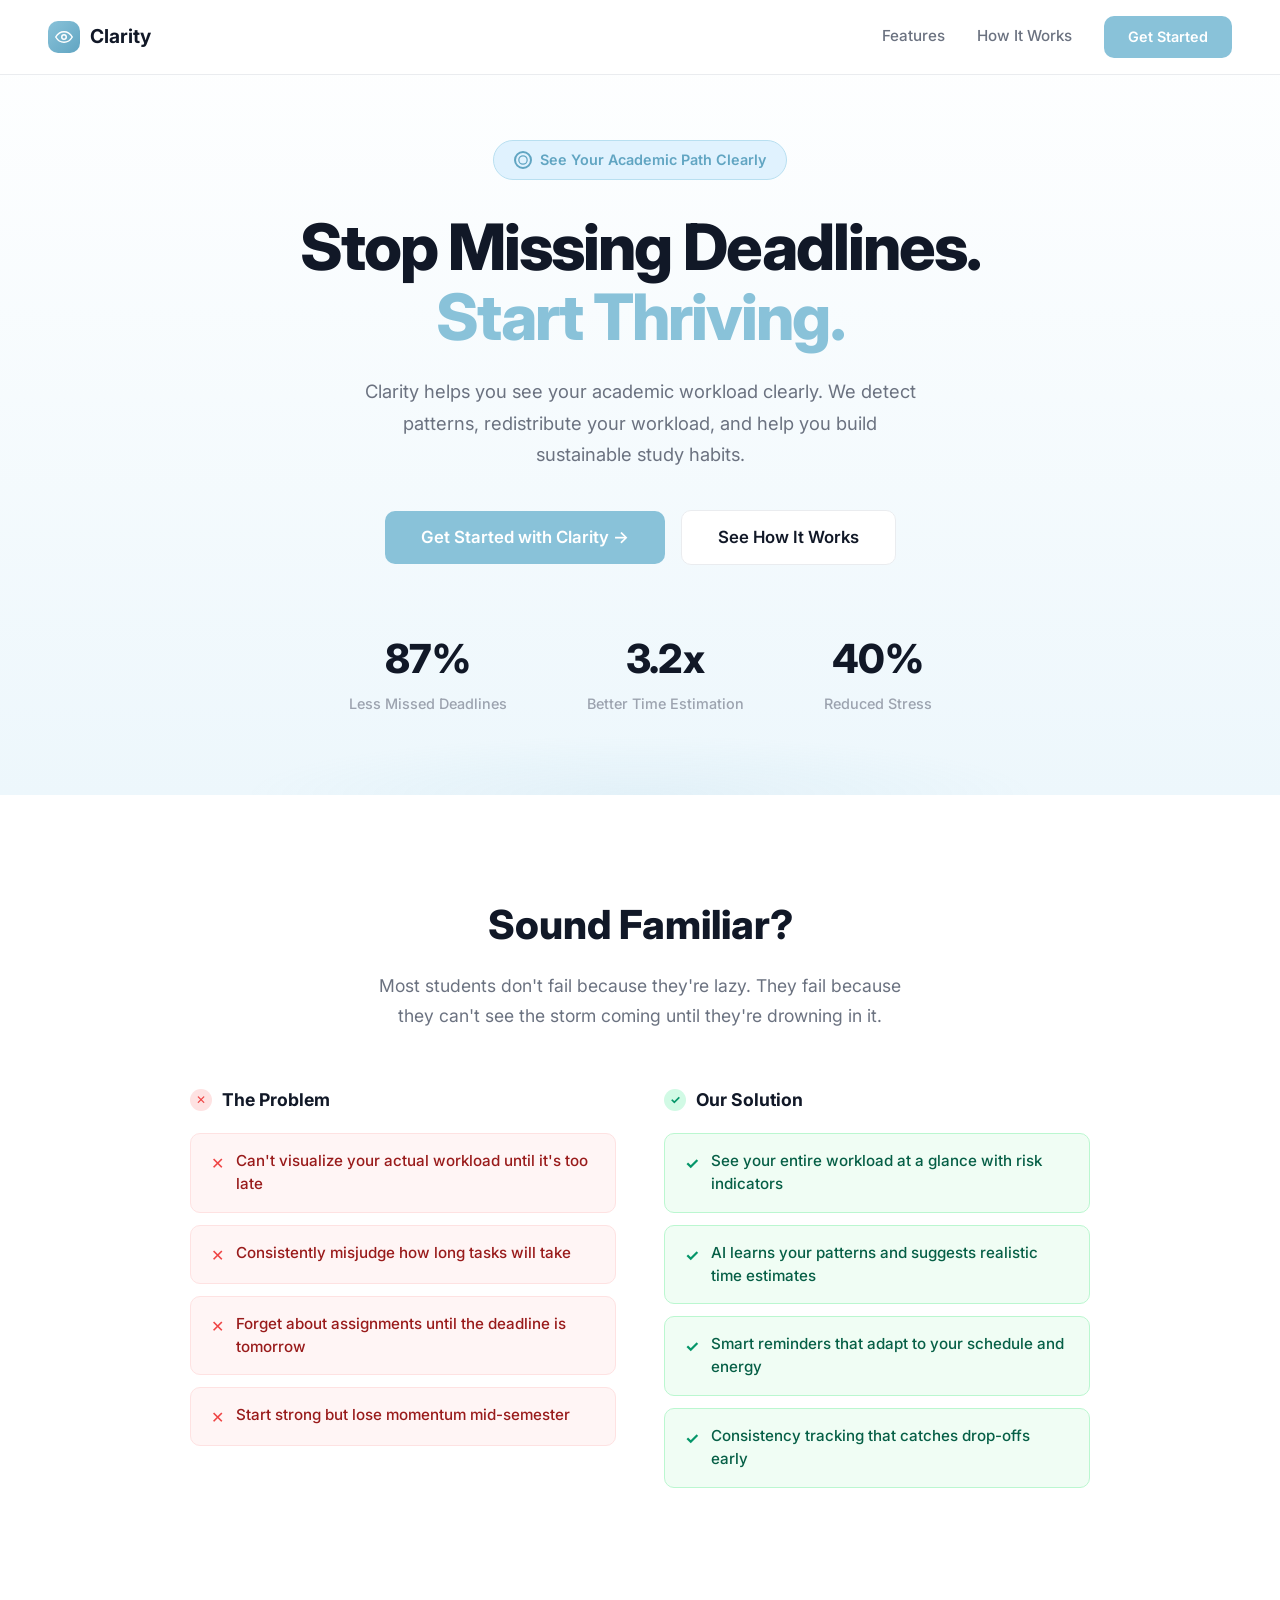
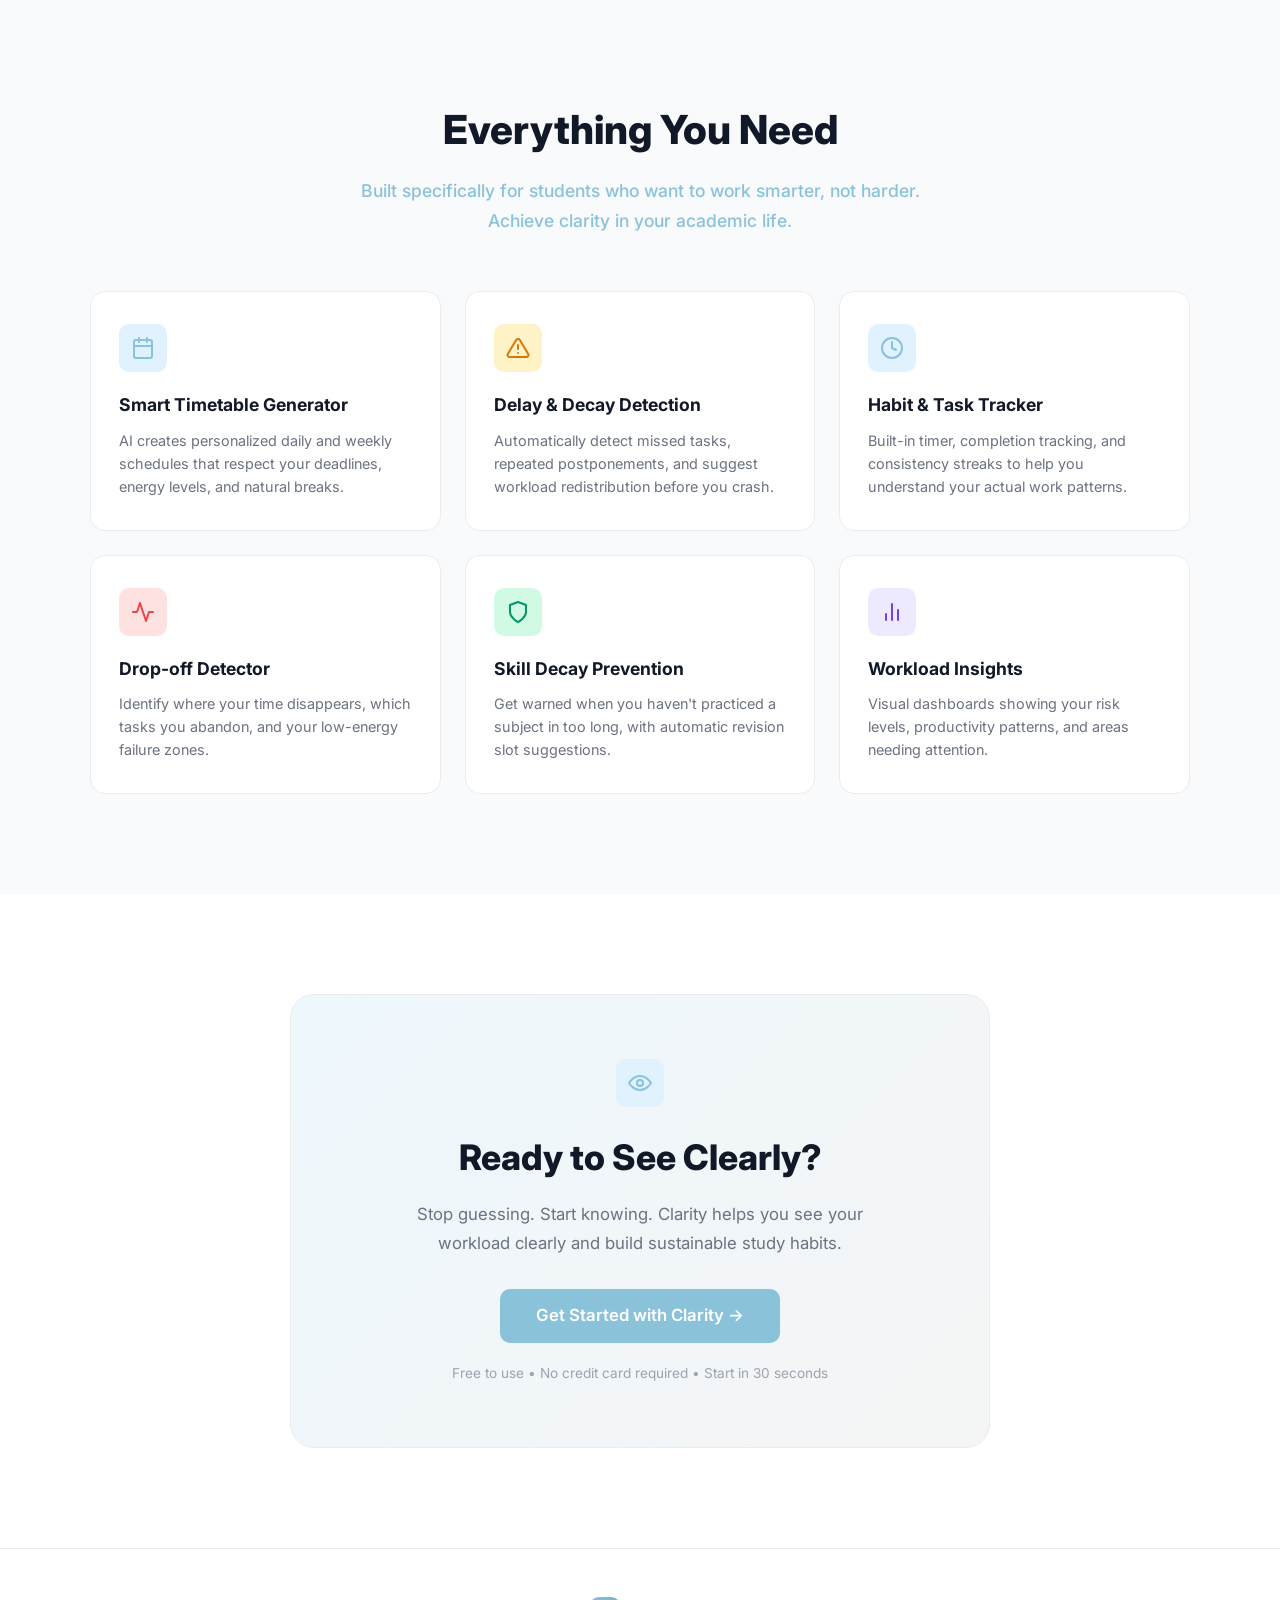
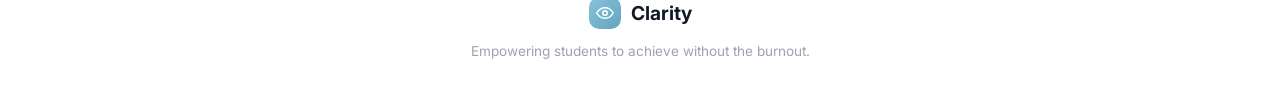
<file: templates/index.html>
<!DOCTYPE html>
<html lang="en">
<head>
    <meta charset="UTF-8">
    <meta name="viewport" content="width=device-width, initial-scale=1.0">
    <title>Clarity | See Your Academic Path Clearly</title>
    <meta name="description" content="Clarity helps you see your academic workload clearly. Detect patterns, redistribute your workload, and build sustainable study habits.">
    <link href="https://fonts.googleapis.com/css2?family=Inter:wght@400;500;600;700;800;900&display=swap" rel="stylesheet">
    <link rel="stylesheet" href="/static/style.css">
    <style>
        /* ─── PAGE RESET ─── */
        body {
            background-color: var(--bg-color);
            overflow-x: hidden;
        }

        /* ─── NAVBAR ─── */
        .cl-navbar {
            position: fixed;
            top: 0;
            left: 0;
            width: 100%;
            z-index: 1000;
            display: flex;
            justify-content: space-between;
            align-items: center;
            padding: 16px 48px;
            background: rgba(255,255,255,0.92);
            backdrop-filter: blur(12px);
            -webkit-backdrop-filter: blur(12px);
            border-bottom: 1px solid var(--border-color);
        }
        .cl-logo {
            display: flex;
            align-items: center;
            gap: 10px;
            font-weight: 700;
            font-size: 1.2rem;
            color: var(--text-main);
        }
        .cl-logo-icon {
            width: 32px;
            height: 32px;
            border-radius: 10px;
            background: linear-gradient(135deg, var(--primary-color), var(--primary-hover));
            display: flex;
            align-items: center;
            justify-content: center;
        }
        .cl-logo-icon svg {
            width: 18px;
            height: 18px;
            stroke: white;
            fill: none;
            stroke-width: 2;
        }
        .cl-nav-links {
            display: flex;
            align-items: center;
            gap: 32px;
        }
        .cl-nav-link {
            font-weight: 500;
            font-size: 0.95rem;
            color: var(--text-muted);
            transition: color 0.2s;
        }
        .cl-nav-link:hover {
            color: var(--text-main);
        }
        .cl-nav-cta {
            padding: 10px 24px;
            background: var(--primary-color);
            color: white;
            border-radius: var(--radius-sm);
            font-weight: 600;
            font-size: 0.9rem;
            border: none;
            cursor: pointer;
            transition: all 0.2s;
            text-decoration: none;
        }
        .cl-nav-cta:hover {
            background: var(--primary-hover);
            transform: translateY(-1px);
            box-shadow: 0 4px 12px rgba(137,194,217,0.35);
        }

        /* ─── HERO SECTION ─── */
        .cl-hero {
            padding: 140px 24px 80px;
            text-align: center;
            background: linear-gradient(180deg, #FFFFFF 0%, #EDF7FC 100%);
            position: relative;
            overflow: hidden;
        }
        .cl-hero::after {
            content: '';
            position: absolute;
            bottom: -60px;
            left: 50%;
            transform: translateX(-50%);
            width: 800px;
            height: 120px;
            background: radial-gradient(ellipse, rgba(137,194,217,0.1) 0%, transparent 70%);
            pointer-events: none;
        }
        .cl-hero-badge {
            display: inline-flex;
            align-items: center;
            gap: 8px;
            padding: 8px 20px;
            background: var(--primary-light);
            border: 1px solid #B8DFF0;
            border-radius: 50px;
            font-size: 0.9rem;
            font-weight: 600;
            color: var(--primary-hover);
            margin-bottom: 32px;
            animation: fadeInUp 0.6s ease-out forwards;
        }
        .cl-hero-badge-icon {
            width: 18px;
            height: 18px;
            border-radius: 50%;
            border: 2px solid var(--primary-hover);
            display: inline-flex;
            align-items: center;
            justify-content: center;
        }
        .cl-hero h1 {
            font-size: 4rem;
            font-weight: 800;
            line-height: 1.1;
            color: var(--text-main);
            margin-bottom: 24px;
            letter-spacing: -0.03em;
            animation: fadeInUp 0.6s ease-out 0.1s forwards;
            opacity: 0;
        }
        .cl-hero h1 .cl-accent {
            color: var(--primary-color);
            display: block;
        }
        .cl-hero-sub {
            font-size: 1.15rem;
            max-width: 560px;
            margin: 0 auto 40px;
            color: var(--text-muted);
            font-weight: 400;
            line-height: 1.7;
            animation: fadeInUp 0.6s ease-out 0.2s forwards;
            opacity: 0;
        }
        .cl-hero-actions {
            display: flex;
            align-items: center;
            justify-content: center;
            gap: 16px;
            margin-bottom: 64px;
            animation: fadeInUp 0.6s ease-out 0.3s forwards;
            opacity: 0;
        }
        .cl-btn-primary {
            padding: 14px 36px;
            background: var(--primary-color);
            color: white;
            border-radius: var(--radius-sm);
            font-weight: 600;
            font-size: 1.05rem;
            border: none;
            cursor: pointer;
            transition: all 0.25s;
            text-decoration: none;
            display: inline-flex;
            align-items: center;
            gap: 8px;
        }
        .cl-btn-primary:hover {
            background: var(--primary-hover);
            transform: translateY(-2px);
            box-shadow: 0 8px 24px rgba(137,194,217,0.35);
        }
        .cl-btn-outline {
            padding: 14px 36px;
            background: white;
            color: var(--text-main);
            border: 1px solid var(--border-color);
            border-radius: var(--radius-sm);
            font-weight: 600;
            font-size: 1.05rem;
            cursor: pointer;
            transition: all 0.25s;
            text-decoration: none;
            display: inline-flex;
            align-items: center;
            gap: 8px;
        }
        .cl-btn-outline:hover {
            border-color: #9CA3AF;
            background: var(--bg-color);
            transform: translateY(-2px);
        }

        /* Stats Row */
        .cl-stats-row {
            display: flex;
            justify-content: center;
            gap: 80px;
            animation: fadeInUp 0.6s ease-out 0.4s forwards;
            opacity: 0;
        }
        .cl-stat {
            text-align: center;
        }
        .cl-stat-value {
            font-size: 2.5rem;
            font-weight: 800;
            color: var(--text-main);
            letter-spacing: -0.02em;
        }
        .cl-stat-label {
            font-size: 0.9rem;
            color: var(--text-light);
            font-weight: 500;
            margin-top: 4px;
        }

        /* ─── SOUND FAMILIAR SECTION ─── */
        .cl-familiar {
            padding: 100px 48px;
            background: var(--surface-color);
        }
        .cl-familiar-header {
            text-align: center;
            margin-bottom: 56px;
        }
        .cl-familiar-header h2 {
            font-size: 2.5rem;
            font-weight: 800;
            color: var(--text-main);
            margin-bottom: 16px;
        }
        .cl-familiar-header p {
            font-size: 1.1rem;
            color: var(--text-muted);
            max-width: 560px;
            margin: 0 auto;
            line-height: 1.7;
        }
        .cl-columns {
            display: grid;
            grid-template-columns: 1fr 1fr;
            gap: 48px;
            max-width: 900px;
            margin: 0 auto;
        }
        .cl-col-title {
            display: flex;
            align-items: center;
            gap: 10px;
            font-size: 1.1rem;
            font-weight: 700;
            color: var(--text-main);
            margin-bottom: 20px;
        }
        .cl-col-title .icon-x {
            width: 22px;
            height: 22px;
            border-radius: 50%;
            background: #FEE2E2;
            color: #EF4444;
            display: inline-flex;
            align-items: center;
            justify-content: center;
            font-size: 0.75rem;
            font-weight: 700;
        }
        .cl-col-title .icon-check {
            width: 22px;
            height: 22px;
            border-radius: 50%;
            background: #D1FAE5;
            color: #059669;
            display: inline-flex;
            align-items: center;
            justify-content: center;
            font-size: 0.75rem;
            font-weight: 700;
        }
        .cl-problem-item, .cl-solution-item {
            display: flex;
            align-items: flex-start;
            gap: 12px;
            padding: 16px 20px;
            border-radius: var(--radius-sm);
            margin-bottom: 12px;
            font-size: 0.95rem;
            font-weight: 500;
            line-height: 1.5;
        }
        .cl-problem-item {
            background: #FFF5F5;
            border: 1px solid #FEE2E2;
            color: #991B1B;
        }
        .cl-problem-item .item-icon {
            color: #EF4444;
            font-weight: 700;
            font-size: 1rem;
            flex-shrink: 0;
            margin-top: 1px;
        }
        .cl-solution-item {
            background: #F0FDF4;
            border: 1px solid #BBF7D0;
            color: #065F46;
        }
        .cl-solution-item .item-icon {
            color: #059669;
            font-weight: 700;
            font-size: 1rem;
            flex-shrink: 0;
            margin-top: 1px;
        }

        /* ─── FEATURES SECTION ─── */
        .cl-features {
            padding: 100px 48px;
            background: var(--bg-color);
        }
        .cl-features-header {
            text-align: center;
            margin-bottom: 56px;
        }
        .cl-features-header h2 {
            font-size: 2.5rem;
            font-weight: 800;
            color: var(--text-main);
            margin-bottom: 16px;
        }
        .cl-features-header p {
            font-size: 1.1rem;
            color: var(--primary-color);
            max-width: 560px;
            margin: 0 auto;
            line-height: 1.7;
            font-weight: 500;
        }
        .cl-features-grid {
            display: grid;
            grid-template-columns: repeat(3, 1fr);
            gap: 24px;
            max-width: 1100px;
            margin: 0 auto;
        }
        .cl-feature-card {
            background: white;
            border: 1px solid var(--border-color);
            border-radius: var(--radius-md);
            padding: 32px 28px;
            transition: all 0.3s;
        }
        .cl-feature-card:hover {
            transform: translateY(-4px);
            box-shadow: var(--shadow-lg);
            border-color: #D1D5DB;
        }
        .cl-feature-icon {
            width: 48px;
            height: 48px;
            border-radius: var(--radius-sm);
            display: flex;
            align-items: center;
            justify-content: center;
            margin-bottom: 20px;
            font-size: 1.3rem;
        }
        .cl-feature-card h3 {
            font-size: 1.1rem;
            font-weight: 700;
            color: var(--text-main);
            margin-bottom: 10px;
        }
        .cl-feature-card p {
            font-size: 0.9rem;
            color: var(--text-muted);
            line-height: 1.6;
        }

        /* ─── BOTTOM CTA SECTION ─── */
        .cl-bottom-cta {
            padding: 100px 48px;
            background: var(--surface-color);
        }
        .cl-bottom-cta-inner {
            max-width: 700px;
            margin: 0 auto;
            text-align: center;
            background: linear-gradient(135deg, #EDF7FC 0%, #F5F5F5 100%);
            border: 1px solid var(--border-color);
            border-radius: 24px;
            padding: 64px 48px;
            position: relative;
        }
        .cl-bottom-cta-icon {
            width: 48px;
            height: 48px;
            border-radius: var(--radius-sm);
            background: var(--primary-light);
            display: flex;
            align-items: center;
            justify-content: center;
            margin: 0 auto 24px;
        }
        .cl-bottom-cta-inner h2 {
            font-size: 2.2rem;
            font-weight: 800;
            color: var(--text-main);
            margin-bottom: 16px;
        }
        .cl-bottom-cta-inner p.cl-cta-desc {
            font-size: 1.05rem;
            color: var(--text-muted);
            max-width: 480px;
            margin: 0 auto 32px;
            line-height: 1.7;
        }
        .cl-bottom-cta-inner .cl-cta-fine {
            font-size: 0.85rem;
            color: var(--text-light);
            margin-top: 20px;
        }

        /* ─── FOOTER ─── */
        .cl-footer {
            padding: 48px 48px;
            text-align: center;
            border-top: 1px solid var(--border-color);
            background: var(--surface-color);
        }
        .cl-footer p {
            color: var(--text-light);
            font-size: 0.85rem;
        }

        /* ─── ANIMATIONS ─── */
        @keyframes fadeInUp {
            from { opacity: 0; transform: translateY(24px); }
            to { opacity: 1; transform: translateY(0); }
        }

        /* ─── RESPONSIVE ─── */
        @media (max-width: 768px) {
            .cl-navbar { padding: 14px 20px; }
            .cl-nav-links { gap: 16px; }
            .cl-hero h1 { font-size: 2.5rem; }
            .cl-hero-sub { font-size: 1rem; }
            .cl-stats-row { flex-direction: column; gap: 32px; }
            .cl-columns { grid-template-columns: 1fr; }
            .cl-features-grid { grid-template-columns: 1fr; }
            .cl-hero-actions { flex-direction: column; }
        }
    </style>
</head>
<body>

    <!-- ═══════════════ NAVBAR ═══════════════ -->
    <nav class="cl-navbar" id="cl-navbar">
        <div class="cl-logo">
            <div class="cl-logo-icon">
                <svg viewBox="0 0 24 24" stroke-linecap="round" stroke-linejoin="round">
                    <circle cx="12" cy="12" r="3"></circle>
                    <path d="M1 12s4-7 11-7 11 7 11 7-4 7-11 7S1 12 1 12z"></path>
                </svg>
            </div>
            Clarity
        </div>
        <div class="cl-nav-links">
            <a href="#features" class="cl-nav-link">Features</a>
            <a href="#how-it-works" class="cl-nav-link">How It Works</a>
            <a href="/login" class="cl-nav-cta">Get Started</a>
        </div>
    </nav>

    <!-- ═══════════════ HERO ═══════════════ -->
    <section class="cl-hero">
        <div class="cl-hero-badge">
            <span class="cl-hero-badge-icon">
                <svg width="10" height="10" viewBox="0 0 24 24" fill="none" stroke="currentColor" stroke-width="3"><circle cx="12" cy="12" r="10"></circle></svg>
            </span>
            See Your Academic Path Clearly
        </div>

        <h1>
            Stop Missing Deadlines.<br>
            <span class="cl-accent">Start Thriving.</span>
        </h1>

        <p class="cl-hero-sub">
            Clarity helps you see your academic workload clearly. We detect patterns, redistribute your workload, and help you build sustainable study habits.
        </p>

        <div class="cl-hero-actions">
            <a href="/login" class="cl-btn-primary">Get Started with Clarity →</a>
            <a href="#how-it-works" class="cl-btn-outline">See How It Works</a>
        </div>

        <div class="cl-stats-row">
            <div class="cl-stat">
                <div class="cl-stat-value">87%</div>
                <div class="cl-stat-label">Less Missed Deadlines</div>
            </div>
            <div class="cl-stat">
                <div class="cl-stat-value">3.2x</div>
                <div class="cl-stat-label">Better Time Estimation</div>
            </div>
            <div class="cl-stat">
                <div class="cl-stat-value">40%</div>
                <div class="cl-stat-label">Reduced Stress</div>
            </div>
        </div>
    </section>

    <!-- ═══════════════ SOUND FAMILIAR? ═══════════════ -->
    <section class="cl-familiar" id="how-it-works">
        <div class="cl-familiar-header">
            <h2>Sound Familiar?</h2>
            <p>Most students don't fail because they're lazy. They fail because they can't see the storm coming until they're drowning in it.</p>
        </div>

        <div class="cl-columns">
            <!-- THE PROBLEM -->
            <div>
                <div class="cl-col-title">
                    <span class="icon-x">✕</span>
                    The Problem
                </div>
                <div class="cl-problem-item">
                    <span class="item-icon">✕</span>
                    <span>Can't visualize your actual workload until it's too late</span>
                </div>
                <div class="cl-problem-item">
                    <span class="item-icon">✕</span>
                    <span>Consistently misjudge how long tasks will take</span>
                </div>
                <div class="cl-problem-item">
                    <span class="item-icon">✕</span>
                    <span>Forget about assignments until the deadline is tomorrow</span>
                </div>
                <div class="cl-problem-item">
                    <span class="item-icon">✕</span>
                    <span>Start strong but lose momentum mid-semester</span>
                </div>
            </div>

            <!-- OUR SOLUTION -->
            <div>
                <div class="cl-col-title">
                    <span class="icon-check">✓</span>
                    Our Solution
                </div>
                <div class="cl-solution-item">
                    <span class="item-icon">✓</span>
                    <span>See your entire workload at a glance with risk indicators</span>
                </div>
                <div class="cl-solution-item">
                    <span class="item-icon">✓</span>
                    <span>AI learns your patterns and suggests realistic time estimates</span>
                </div>
                <div class="cl-solution-item">
                    <span class="item-icon">✓</span>
                    <span>Smart reminders that adapt to your schedule and energy</span>
                </div>
                <div class="cl-solution-item">
                    <span class="item-icon">✓</span>
                    <span>Consistency tracking that catches drop-offs early</span>
                </div>
            </div>
        </div>
    </section>

    <!-- ═══════════════ FEATURES ═══════════════ -->
    <section class="cl-features" id="features">
        <div class="cl-features-header">
            <h2>Everything You Need</h2>
            <p>Built specifically for students who want to work smarter, not harder. Achieve clarity in your academic life.</p>
        </div>

        <div class="cl-features-grid">
            <!-- Card 1 -->
            <div class="cl-feature-card">
                <div class="cl-feature-icon" style="background: var(--primary-light);">
                    <svg width="24" height="24" viewBox="0 0 24 24" fill="none" stroke="var(--primary-color)" stroke-width="2" stroke-linecap="round" stroke-linejoin="round"><rect x="3" y="4" width="18" height="18" rx="2" ry="2"></rect><line x1="16" y1="2" x2="16" y2="6"></line><line x1="8" y1="2" x2="8" y2="6"></line><line x1="3" y1="10" x2="21" y2="10"></line></svg>
                </div>
                <h3>Smart Timetable Generator</h3>
                <p>AI creates personalized daily and weekly schedules that respect your deadlines, energy levels, and natural breaks.</p>
            </div>
            <!-- Card 2 -->
            <div class="cl-feature-card">
                <div class="cl-feature-icon" style="background: #FEF3C7;">
                    <svg width="24" height="24" viewBox="0 0 24 24" fill="none" stroke="#D97706" stroke-width="2" stroke-linecap="round" stroke-linejoin="round"><path d="M10.29 3.86L1.82 18a2 2 0 0 0 1.71 3h16.94a2 2 0 0 0 1.71-3L13.71 3.86a2 2 0 0 0-3.42 0z"></path><line x1="12" y1="9" x2="12" y2="13"></line><line x1="12" y1="17" x2="12.01" y2="17"></line></svg>
                </div>
                <h3>Delay & Decay Detection</h3>
                <p>Automatically detect missed tasks, repeated postponements, and suggest workload redistribution before you crash.</p>
            </div>
            <!-- Card 3 -->
            <div class="cl-feature-card">
                <div class="cl-feature-icon" style="background: var(--primary-light);">
                    <svg width="24" height="24" viewBox="0 0 24 24" fill="none" stroke="var(--primary-color)" stroke-width="2" stroke-linecap="round" stroke-linejoin="round"><circle cx="12" cy="12" r="10"></circle><polyline points="12 6 12 12 16 14"></polyline></svg>
                </div>
                <h3>Habit & Task Tracker</h3>
                <p>Built-in timer, completion tracking, and consistency streaks to help you understand your actual work patterns.</p>
            </div>
            <!-- Card 4 -->
            <div class="cl-feature-card">
                <div class="cl-feature-icon" style="background: #FEE2E2;">
                    <svg width="24" height="24" viewBox="0 0 24 24" fill="none" stroke="#EF4444" stroke-width="2" stroke-linecap="round" stroke-linejoin="round"><polyline points="22 12 18 12 15 21 9 3 6 12 2 12"></polyline></svg>
                </div>
                <h3>Drop-off Detector</h3>
                <p>Identify where your time disappears, which tasks you abandon, and your low-energy failure zones.</p>
            </div>
            <!-- Card 5 -->
            <div class="cl-feature-card">
                <div class="cl-feature-icon" style="background: #D1FAE5;">
                    <svg width="24" height="24" viewBox="0 0 24 24" fill="none" stroke="#059669" stroke-width="2" stroke-linecap="round" stroke-linejoin="round"><path d="M12 22s8-4 8-10V5l-8-3-8 3v7c0 6 8 10 8 10z"></path></svg>
                </div>
                <h3>Skill Decay Prevention</h3>
                <p>Get warned when you haven't practiced a subject in too long, with automatic revision slot suggestions.</p>
            </div>
            <!-- Card 6 -->
            <div class="cl-feature-card">
                <div class="cl-feature-icon" style="background: #EDE9FE;">
                    <svg width="24" height="24" viewBox="0 0 24 24" fill="none" stroke="#7C3AED" stroke-width="2" stroke-linecap="round" stroke-linejoin="round"><line x1="18" y1="20" x2="18" y2="10"></line><line x1="12" y1="20" x2="12" y2="4"></line><line x1="6" y1="20" x2="6" y2="14"></line></svg>
                </div>
                <h3>Workload Insights</h3>
                <p>Visual dashboards showing your risk levels, productivity patterns, and areas needing attention.</p>
            </div>
        </div>
    </section>

    <!-- ═══════════════ BOTTOM CTA ═══════════════ -->
    <section class="cl-bottom-cta">
        <div class="cl-bottom-cta-inner">
            <div class="cl-bottom-cta-icon">
                <svg width="24" height="24" viewBox="0 0 24 24" fill="none" stroke="var(--primary-color)" stroke-width="2" stroke-linecap="round" stroke-linejoin="round">
                    <circle cx="12" cy="12" r="3"></circle>
                    <path d="M1 12s4-7 11-7 11 7 11 7-4 7-11 7S1 12 1 12z"></path>
                </svg>
            </div>
            <h2>Ready to See Clearly?</h2>
            <p class="cl-cta-desc">Stop guessing. Start knowing. Clarity helps you see your workload clearly and build sustainable study habits.</p>
            <a href="/login" class="cl-btn-primary">Get Started with Clarity →</a>
            <p class="cl-cta-fine">Free to use • No credit card required • Start in 30 seconds</p>
        </div>
    </section>

    <!-- ═══════════════ FOOTER ═══════════════ -->
    <footer class="cl-footer">
        <div class="cl-logo" style="justify-content: center; margin-bottom: 12px;">
            <div class="cl-logo-icon">
                <svg viewBox="0 0 24 24" stroke-linecap="round" stroke-linejoin="round">
                    <circle cx="12" cy="12" r="3"></circle>
                    <path d="M1 12s4-7 11-7 11 7 11 7-4 7-11 7S1 12 1 12z"></path>
                </svg>
            </div>
            Clarity
        </div>
        <p>Empowering students to achieve without the burnout.</p>
    </footer>

</body>
</html>
</file>
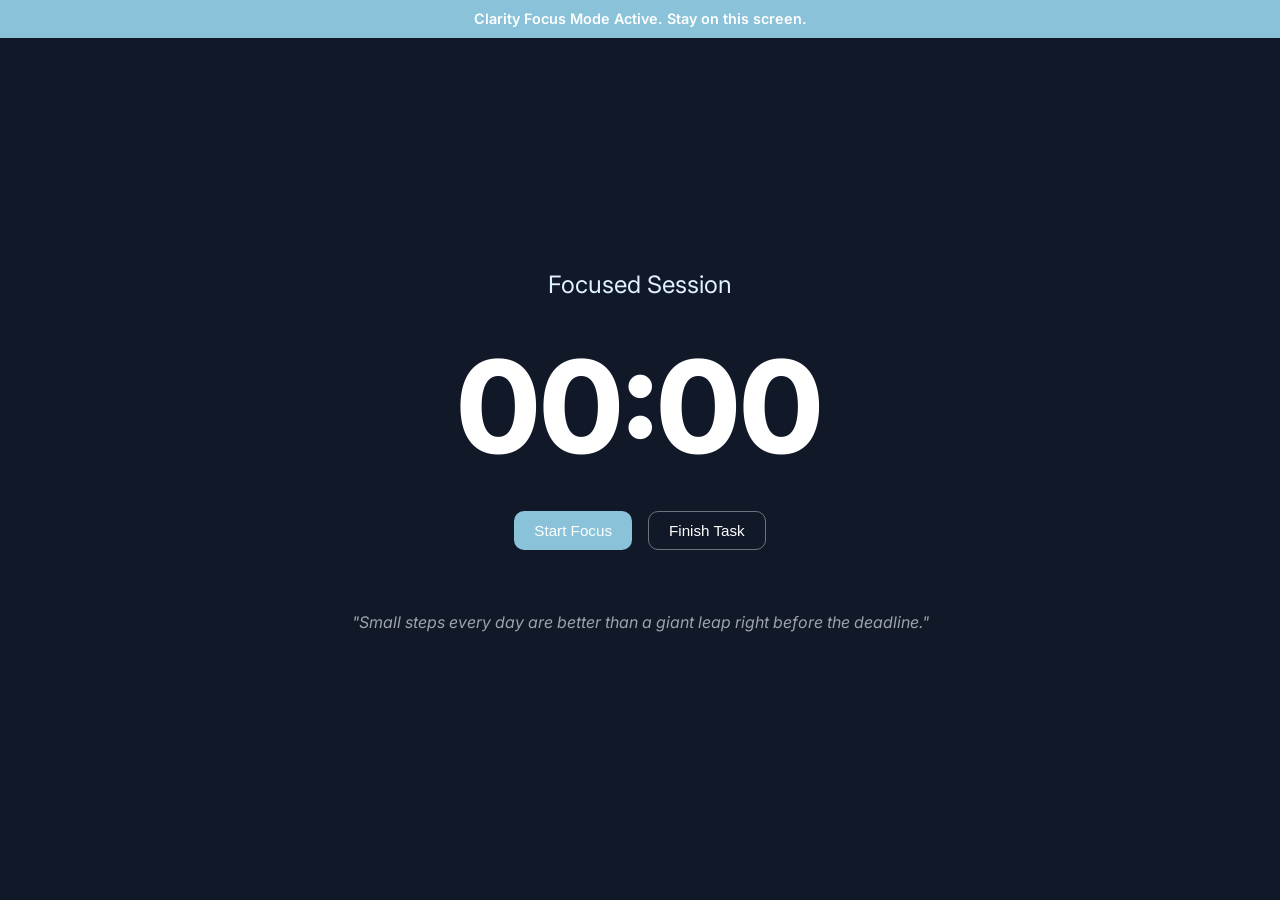
<file: templates/focusmode.html>
<!DOCTYPE html>
<html lang="en">
<head>
    <meta charset="UTF-8">
    <meta name="viewport" content="width=device-width, initial-scale=1.0">
    <title>Focus Mode | Clarity</title>
    <link href="https://fonts.googleapis.com/css2?family=Inter:wght@500;700;800&display=swap" rel="stylesheet">
    <link rel="stylesheet" href="/static/style.css">
    <style>
        body {
            background-color: var(--text-main); /* Dark background for focus */
            color: #FFFFFF;
            display: flex;
            align-items: center;
            justify-content: center;
            height: 100vh;
            text-align: center;
        }

        .container {
            max-width: 600px;
        }

        .task-title {
            color: var(--primary-light);
            font-size: 1.5rem;
            margin-bottom: 40px;
        }

        .timer {
            font-size: 8rem;
            font-weight: 800;
            line-height: 1;
            margin-bottom: 40px;
            font-variant-numeric: tabular-nums;
        }

        .quote {
            color: var(--text-light);
            font-style: italic;
            margin-top: 60px;
        }

        .banner {
            position: absolute; top:0; left:0; width:100%;
            background-color: var(--primary-color);
            padding: 8px; font-weight: 600; font-size: 0.9rem;
        }
    </style>
</head>
<body>

    <div class="banner">Clarity Focus Mode Active. Stay on this screen.</div>

    <div class="container animate-in">
        <div class="task-title" id="t-title">Focused Session</div>
        <div class="timer" id="timer">00:00</div>
        
        <div style="display: flex; gap: 16px; justify-content: center;">
            <button class="btn btn-primary" id="btn-toggle" onclick="toggle()">Start Focus</button>
            <button class="btn btn-outline" style="color:white; border-color:var(--text-muted);" onclick="finish()">Finish Task</button>
        </div>

        <div class="quote">"Small steps every day are better than a giant leap right before the deadline."</div>
    </div>

    <script>
        const urlParams = new URLSearchParams(window.location.search);
        const taskId = urlParams.get('task_id');
        const title = urlParams.get('title') || 'Focused Session';
        document.getElementById('t-title').textContent = title;

        let interval;
        let secs = 0;
        let active = false;

        function update() {
            const m = Math.floor(secs / 60).toString().padStart(2, '0');
            const s = (secs % 60).toString().padStart(2, '0');
            document.getElementById('timer').textContent = `${m}:${s}`;
        }

        function toggle() {
            if(active) {
                clearInterval(interval);
                document.getElementById('btn-toggle').textContent = 'Resume Focus';
            } else {
                interval = setInterval(() => { secs++; update(); }, 1000);
                document.getElementById('btn-toggle').textContent = 'Pause';
            }
            active = !active;
        }

        async function finish() {
            clearInterval(interval);
            const mins = Math.ceil(secs / 60) || 1;
            try {
                await fetch('/api/focus_session', {
                    method: 'POST',
                    headers: {'Content-Type': 'application/json'},
                    body: JSON.stringify({ task_id: taskId, duration_mins: mins })
                });
                window.location.href = '/dashboard';
            } catch(e) {
                console.error(e);
                window.location.href = '/dashboard';
            }
        }
    </script>
</body>
</html>
</file>
<file: static/style.css>
@import url('https://fonts.googleapis.com/css2?family=Inter:wght@400;500;600;700;800&display=swap');

:root {
  /* Soft Pastel Light Blue / Teal Theme */
  --primary-color: #89C2D9;
  --primary-hover: #61A5C2;
  --primary-light: #E0F2FE;
  
  --bg-color: #F9FAFB;
  --surface-color: #FFFFFF;
  
  --text-main: #111827;
  --text-muted: #6B7280;
  --text-light: #9CA3AF;
  
  --border-color: #EAECEF;
  
  /* Subtle Shadows */
  --shadow-sm: 0 2px 8px rgba(0, 0, 0, 0.02);
  --shadow-md: 0 8px 16px rgba(0, 0, 0, 0.04);
  --shadow-lg: 0 12px 24px rgba(0, 0, 0, 0.05);
  
  /* Rounder borders: 10-15px */
  --radius-sm: 10px;
  --radius-md: 15px;
  --radius-lg: 20px;
  
  --font-family: 'Inter', system-ui, sans-serif;
  --transition: all 0.2s ease-in-out;
}

* {
  margin: 0;
  padding: 0;
  box-sizing: border-box;
}

body {
  font-family: var(--font-family);
  background-color: var(--bg-color);
  color: var(--text-main);
  line-height: 1.5;
  -webkit-font-smoothing: antialiased;
}

a {
  text-decoration: none;
  color: inherit;
}

/* Typography */
h1 { font-size: 2.25rem; font-weight: 700; letter-spacing: -0.02em; margin-bottom: 0.5rem; color: #1F2937; }
h2 { font-size: 1.5rem; font-weight: 600; }
h3 { font-size: 1.25rem; font-weight: 600; }
p { color: var(--text-muted); }

/* Buttons */
.btn {
  display: inline-flex;
  align-items: center;
  justify-content: center;
  padding: 10px 20px;
  border-radius: var(--radius-sm);
  font-weight: 500;
  font-size: 0.95rem;
  cursor: pointer;
  transition: var(--transition);
  border: none;
  gap: 8px;
}

.btn-primary {
  background-color: var(--primary-color);
  color: white;
}

.btn-primary:hover {
  background-color: var(--primary-hover);
}

.btn-outline {
  background-color: transparent;
  color: var(--text-main);
  border: 1px solid var(--border-color);
}

.btn-outline:hover {
  background-color: #F3F4F6;
}

.btn-dashed {
  background-color: transparent;
  color: var(--primary-color);
  border: 1px dashed var(--primary-light);
  width: 100%;
  padding: 16px;
}
.btn-dashed:hover {
  background-color: var(--primary-light);
}

/* Form Inputs */
.input-label {
  display: block;
  font-size: 0.875rem;
  font-weight: 500;
  color: var(--text-muted);
  margin-bottom: 6px;
}

.input-field {
  width: 100%;
  padding: 12px 16px;
  border: 1px solid var(--border-color);
  border-radius: var(--radius-sm);
  background-color: var(--surface-color);
  color: var(--text-main);
  font-size: 1rem;
  font-family: inherit;
  transition: var(--transition);
}

.input-field:focus {
  outline: none;
  border-color: var(--primary-color);
  box-shadow: 0 0 0 3px var(--primary-light);
}

/* Cards */
.card {
  background-color: var(--surface-color);
  border-radius: var(--radius-md);
  padding: 24px;
  box-shadow: var(--shadow-sm);
  border: 1px solid var(--border-color);
}

/* Logo Setup */
.logo {
  display: flex;
  align-items: center;
  gap: 8px;
  font-weight: 700;
  font-size: 1.25rem;
  color: #111827;
}

.logo-icon {
  color: var(--primary-color);
}

/* Utility Animations */
@keyframes fadeIn {
  from { opacity: 0; transform: translateY(10px); }
  to { opacity: 1; transform: translateY(0); }
}

.animate-in {
  animation: fadeIn 0.4s ease-out forwards;
}

/* Dashboard Global Header */
.global-header {
  display: flex;
  justify-content: space-between;
  align-items: center;
  padding-bottom: 24px;
  margin-bottom: 24px;
  border-bottom: 1px solid var(--border-color);
}
.header-left {
  display: flex;
  align-items: center;
}
.header-right {
  display: flex;
  align-items: center;
  gap: 15px;
}
.header-icon-btn {
  position: relative;
  display: flex;
  align-items: center;
  justify-content: center;
  width: 44px;
  height: 44px;
  border-radius: 50%;
  background: var(--surface-color);
  border: 1px solid var(--border-color);
  color: var(--text-muted);
  cursor: pointer;
  transition: var(--transition);
}
.header-icon-btn:hover {
  color: var(--primary-color);
  border-color: var(--primary-color);
  background: var(--primary-light);
  transform: translateY(-2px);
  box-shadow: var(--shadow-sm);
}
.header-badge {
  position: absolute;
  top: -4px;
  right: -4px;
  background: #EF4444;
  color: white;
  border-radius: 50%;
  width: 18px;
  height: 18px;
  font-size: 0.7rem;
  font-weight: bold;
  display: flex;
  align-items: center;
  justify-content: center;
}
</file>
